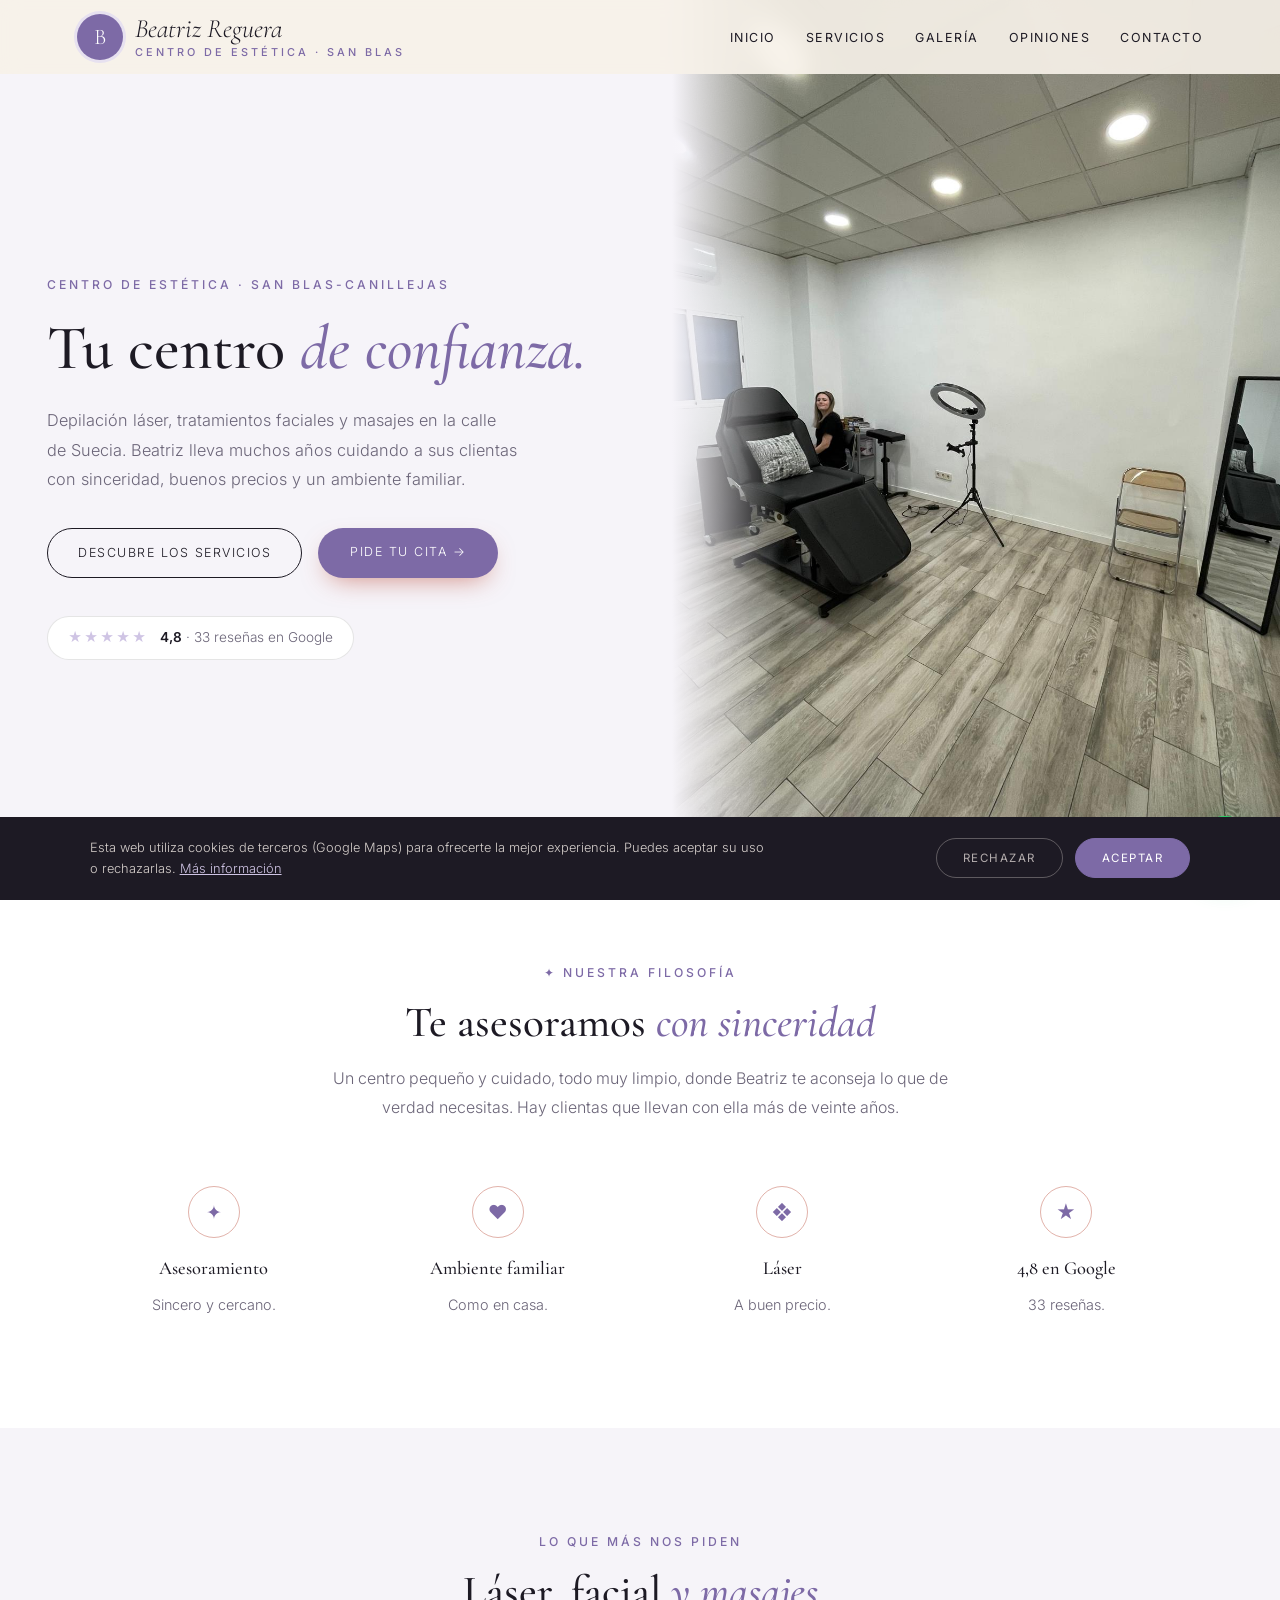
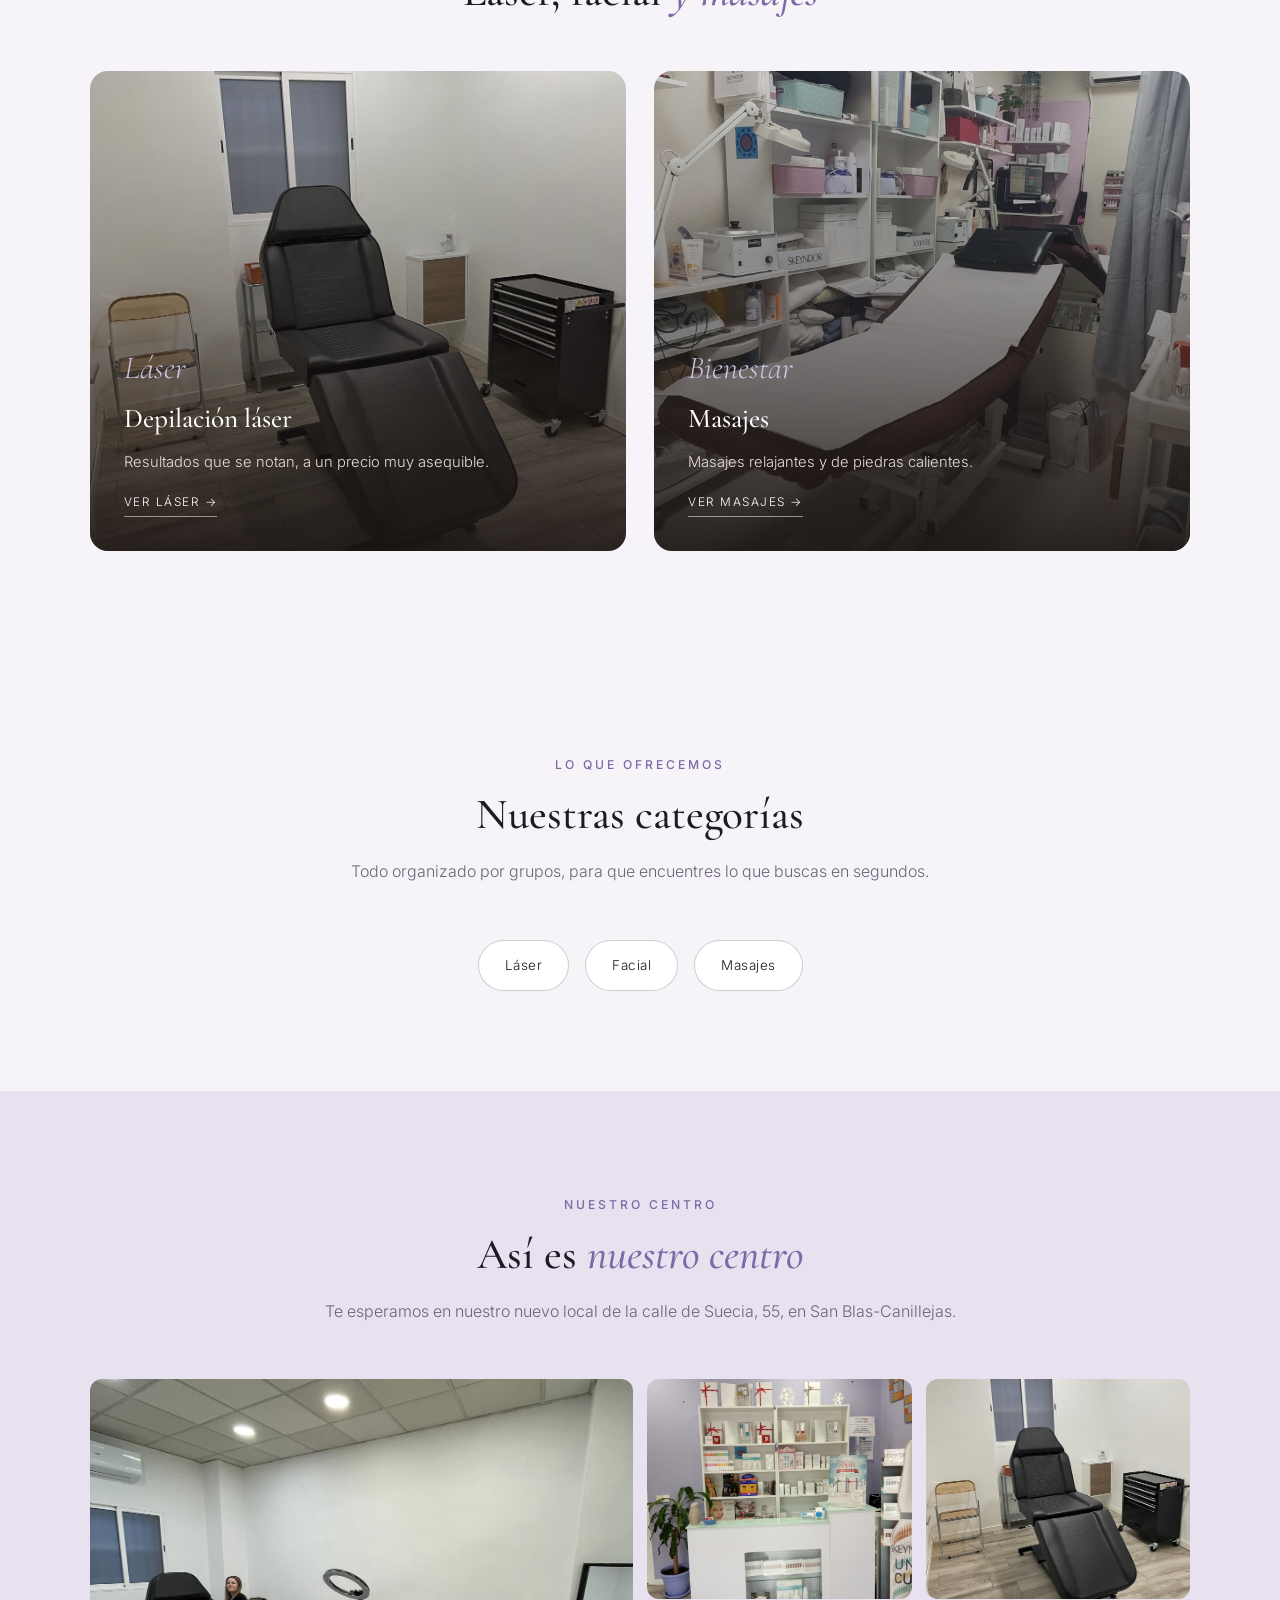
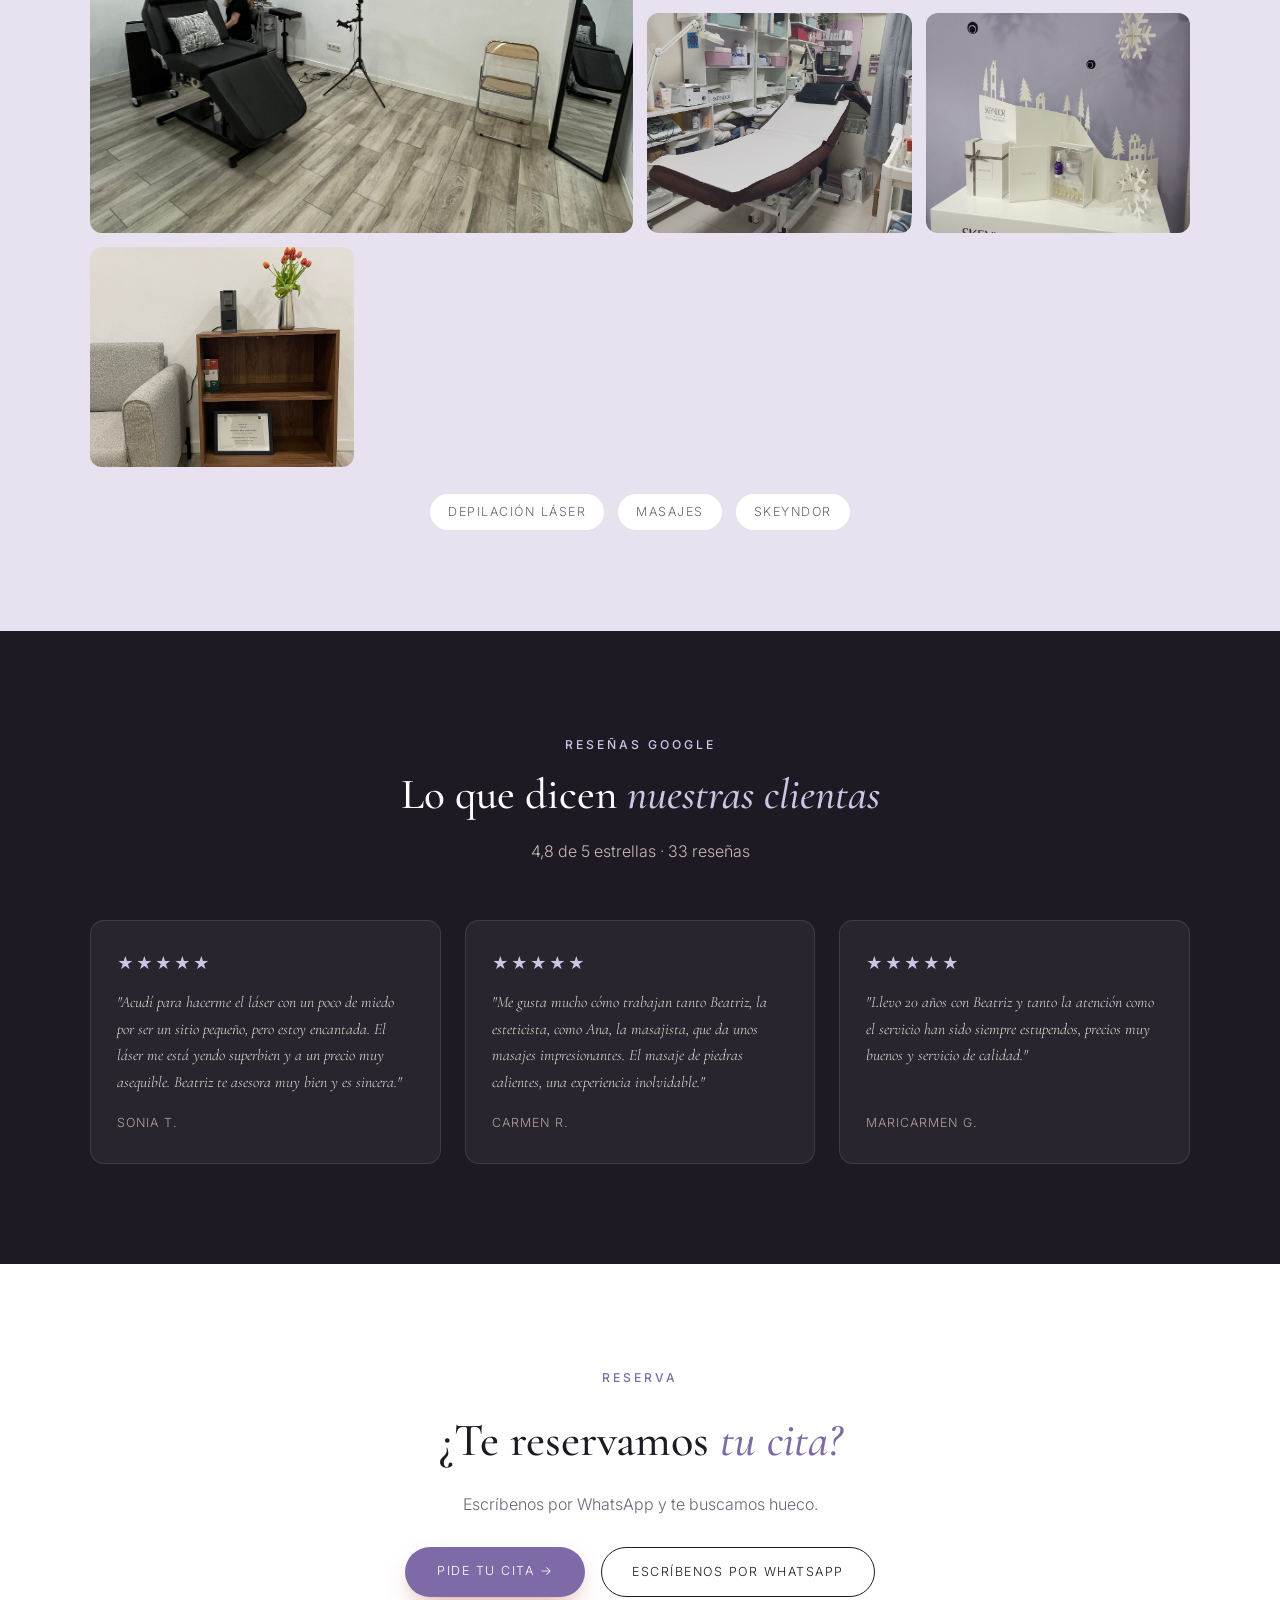
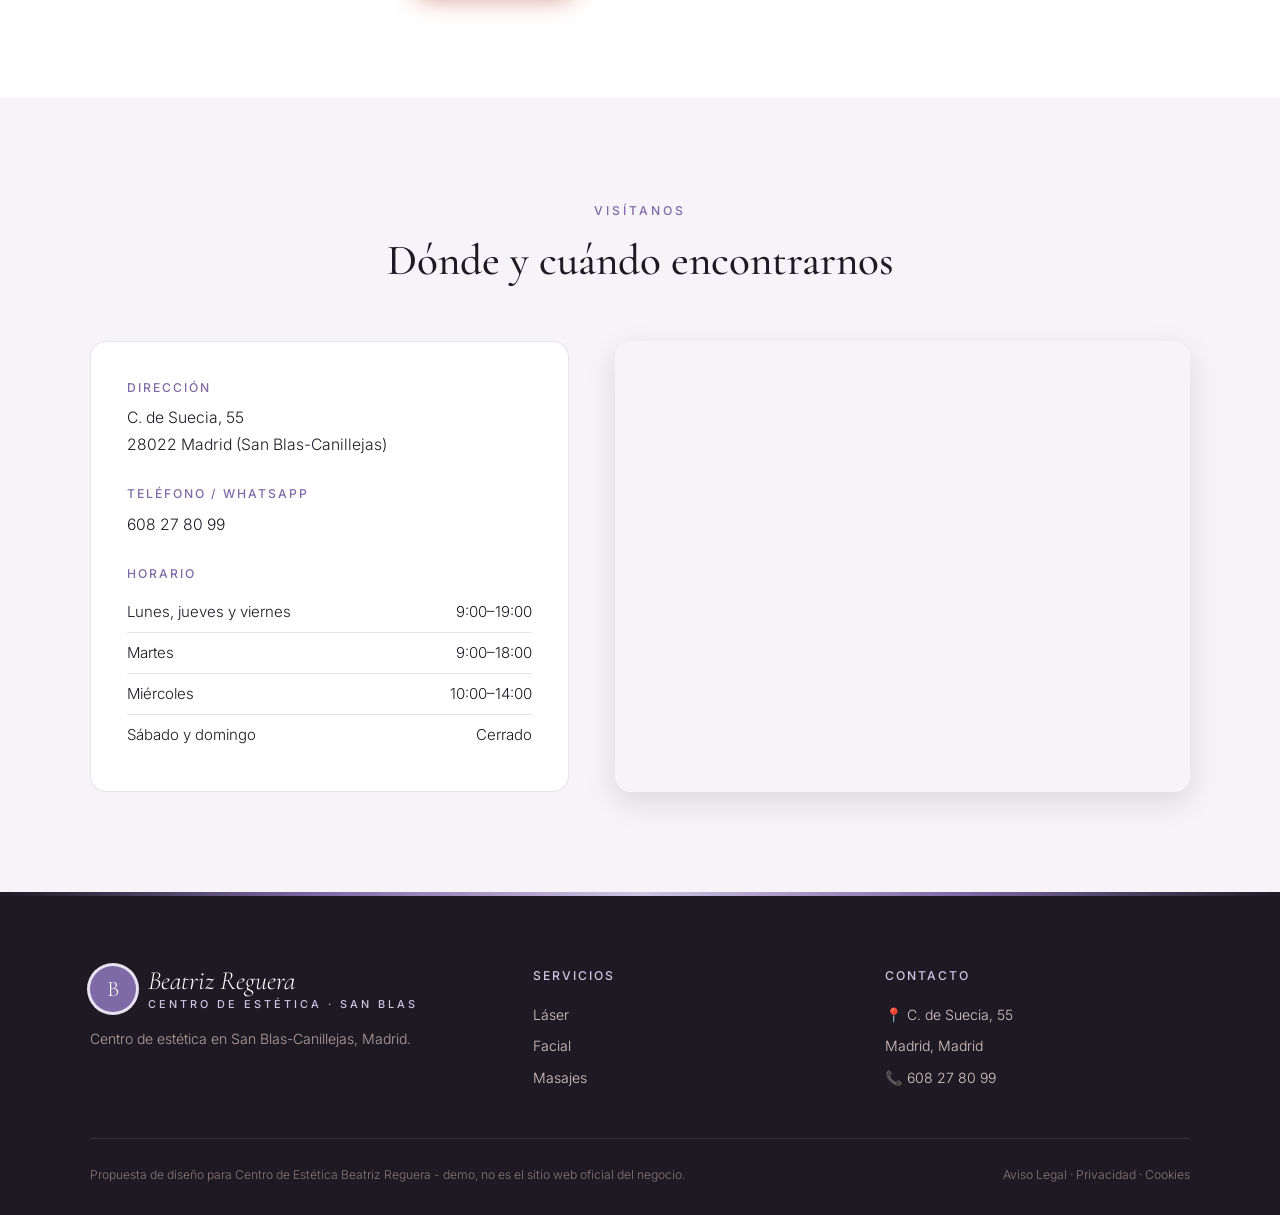
<file: index.html>
<!DOCTYPE html>
<html lang="es">
<head>
<meta charset="UTF-8">
<meta name="viewport" content="width=device-width, initial-scale=1.0">
<title>Centro de Estética Beatriz Reguera — Centro de estética, láser y masajes en San Blas-Canillejas, Madrid</title>
<meta name="description" content="Centro de Estética Beatriz Reguera, en C. de Suecia 55 (San Blas-Canillejas, Madrid). Depilación láser, tratamientos faciales, masajes y piedras calientes con un trato cercano y de confianza. 4,8★ con 33 reseñas en Google.">
<meta name="theme-color" content="#1d1a24">
<meta property="og:title" content="Centro de Estética Beatriz Reguera · Madrid">
<meta property="og:image" content="maps_06.jpg">

<link rel="preconnect" href="https://fonts.googleapis.com"><link rel="preconnect" href="https://fonts.gstatic.com" crossorigin><link href="https://fonts.googleapis.com/css2?family=Cormorant+Garamond:wght@500;600&family=Inter:wght@300;400;500;600&display=swap" rel="stylesheet">
<link rel="stylesheet" href="styles.css">
</head>
<body>

<header id="header">
  <a href="index.html" class="logo" aria-label="Centro de Estética Beatriz Reguera, inicio"><span class="logo-mark">B</span><span class="logo-text"><span class="script">Beatriz Reguera</span><small>centro de estética · San Blas</small></span></a>
  <nav id="nav" aria-label="Navegación principal"><ul><li><a href="index.html#inicio">Inicio</a></li><li><a href="servicios.html">Servicios</a></li><li><a href="index.html#galeria">Galería</a></li><li><a href="index.html#opiniones">Opiniones</a></li><li><a href="index.html#contacto">Contacto</a></li></ul></nav><button class="nav-toggle" id="navToggle" aria-label="Abrir menú">☰</button>
</header>

<section class="hero" id="inicio">
  <div class="hero-text">
    <span class="eyebrow">Centro de estética · San Blas-Canillejas</span>
    <h1>Tu centro <em>de confianza.</em></h1>
    <p>Depilación láser, tratamientos faciales y masajes en la calle de Suecia. Beatriz lleva muchos años cuidando a sus clientas con sinceridad, buenos precios y un ambiente familiar.</p>
    <div class="hero-ctas">
      <a href="servicios.html" class="btn-outline">Descubre los servicios</a>
      <a href="https://wa.me/34608278099?text=Hola%2C%20quiero%20pedir%20cita%20en%20el%20Centro%20de%20Est%C3%A9tica%20Beatriz%20Reguera" class="btn-solid" target="_blank" rel="noopener">Pide tu cita →</a>
    </div>
    <a class="hero-rating" href="https://www.google.com/maps/search/?api=1&query=Centro+de+Estetica+Beatriz+Reguera,+Calle+de+Suecia+55,+Madrid" target="_blank" rel="noopener"><span class="stars">★★★★★</span><span><strong>4,8</strong> · 33 reseñas en Google</span></a>
  </div>
  <div class="hero-img"><img src="maps_06.jpg" alt="Cabina del Centro de Estética Beatriz Reguera" style="object-position:center 50%;"></div>
</section>

<section class="trust">
  <div class="section-head">
    <span class="eyebrow">✦ Nuestra filosofía</span>
    <h2>Te asesoramos <em>con sinceridad</em></h2>
    <p>Un centro pequeño y cuidado, todo muy limpio, donde Beatriz te aconseja lo que de verdad necesitas. Hay clientas que llevan con ella más de veinte años.</p>
  </div>
  <div class="trust-grid">
    <div class="trust-card"><span class="trust-ic">✦</span><h3>Asesoramiento</h3><p>Sincero y cercano.</p></div>
    <div class="trust-card"><span class="trust-ic">♥</span><h3>Ambiente familiar</h3><p>Como en casa.</p></div>
    <div class="trust-card"><span class="trust-ic">❖</span><h3>Láser</h3><p>A buen precio.</p></div>
    <div class="trust-card"><span class="trust-ic">★</span><h3>4,8 en Google</h3><p>33 reseñas.</p></div>
  </div>
</section>

<section class="worlds">
  <div class="section-head">
    <span class="eyebrow">Lo que más nos piden</span>
    <h2>Láser, facial <em>y masajes</em></h2>
  </div>
  <div class="worlds-grid">
    <a href="servicios.html#laser" class="world-card"><img src="maps_02.jpg" alt="Depilación láser"><div class="world-text"><span class="script">Láser</span><h3>Depilación láser</h3><p>Resultados que se notan, a un precio muy asequible.</p><span class="world-link">Ver láser →</span></div></a>
    <a href="servicios.html#masajes" class="world-card"><img src="maps_04.jpg" alt="Masajes"><div class="world-text"><span class="script">Bienestar</span><h3>Masajes</h3><p>Masajes relajantes y de piedras calientes.</p><span class="world-link">Ver masajes →</span></div></a>
  </div>
</section>

<section>
  <div class="section-head">
    <span class="eyebrow">Lo que ofrecemos</span>
    <h2>Nuestras categorías</h2>
    <p>Todo organizado por grupos, para que encuentres lo que buscas en segundos.</p>
  </div>
  <div class="cat-pills">
    <a href="servicios.html#laser" class="cat-pill">Láser</a>
    <a href="servicios.html#facial" class="cat-pill">Facial</a>
    <a href="servicios.html#masajes" class="cat-pill">Masajes</a>
  </div>
</section>

<section class="gallery-wrap" id="galeria">
  <div class="section-head">
    <span class="eyebrow">Nuestro centro</span>
    <h2>Así es <em>nuestro centro</em></h2>
    <p>Te esperamos en nuestro nuevo local de la calle de Suecia, 55, en San Blas-Canillejas.</p>
  </div>
  <div class="gallery">
    <figure class="big"><img src="maps_06.jpg" alt="Cabina de tratamientos" loading="lazy"></figure>
    <figure><img src="maps_03.jpg" alt="Recepción y cosmética" loading="lazy"></figure>
    <figure><img src="maps_02.jpg" alt="Cabina de láser" loading="lazy"></figure>
    <figure><img src="maps_04.jpg" alt="Camilla de masajes" loading="lazy"></figure>
    <figure><img src="maps_05.jpg" alt="Cosmética Skeyndor" loading="lazy"></figure>
    <figure><img src="maps_07.jpg" alt="Sala de espera" loading="lazy"></figure>
  </div>
  <div class="brands"><span>Depilación láser</span><span>Masajes</span><span>Skeyndor</span></div>
</section>

<section class="reviews-wrap" id="opiniones">
  <div class="section-head">
    <span class="eyebrow">Reseñas Google</span>
    <h2>Lo que dicen <em>nuestras clientas</em></h2>
    <p>4,8 de 5 estrellas · 33 reseñas</p>
  </div>
  <div class="review-grid">
    <div class="review-card"><div class="stars">★★★★★</div><p>"Acudí para hacerme el láser con un poco de miedo por ser un sitio pequeño, pero estoy encantada. El láser me está yendo superbien y a un precio muy asequible. Beatriz te asesora muy bien y es sincera."</p><cite>Sonia T.</cite></div>
    <div class="review-card"><div class="stars">★★★★★</div><p>"Me gusta mucho cómo trabajan tanto Beatriz, la esteticista, como Ana, la masajista, que da unos masajes impresionantes. El masaje de piedras calientes, una experiencia inolvidable."</p><cite>Carmen R.</cite></div>
    <div class="review-card"><div class="stars">★★★★★</div><p>"Llevo 20 años con Beatriz y tanto la atención como el servicio han sido siempre estupendos, precios muy buenos y servicio de calidad."</p><cite>Maricarmen G.</cite></div>
  </div>
</section>

<section class="cta-section">
  <span class="eyebrow">Reserva</span>
  <h2>¿Te reservamos <em>tu cita?</em></h2>
  <p>Escríbenos por WhatsApp y te buscamos hueco.</p>
  <div class="cta-row">
    <a href="https://wa.me/34608278099?text=Hola%2C%20quiero%20pedir%20cita%20en%20el%20Centro%20de%20Est%C3%A9tica%20Beatriz%20Reguera" class="btn-solid" target="_blank" rel="noopener">Pide tu cita →</a>
    <a href="https://wa.me/34608278099?text=Hola%2C%20quiero%20pedir%20cita%20en%20el%20Centro%20de%20Est%C3%A9tica%20Beatriz%20Reguera" class="btn-outline" target="_blank" rel="noopener">Escríbenos por WhatsApp</a>
  </div>
</section>

<section class="contact-section" id="contacto">
  <div class="section-head">
    <span class="eyebrow">Visítanos</span>
    <h2>Dónde y cuándo encontrarnos</h2>
  </div>
  <div class="contact-grid">
    <div class="contact-info">
      <div class="contact-block"><h3>Dirección</h3><p>C. de Suecia, 55<br>28022 Madrid (San Blas-Canillejas)</p></div>
      <div class="contact-block"><h3>Teléfono / WhatsApp</h3><p><a href="tel:+34608278099">608 27 80 99</a></p></div>
      <div class="contact-block"><h3>Horario</h3><ul class="hours-list"><li><span>Lunes, jueves y viernes</span><span>9:00–19:00</span></li><li><span>Martes</span><span>9:00–18:00</span></li><li><span>Miércoles</span><span>10:00–14:00</span></li><li><span>Sábado y domingo</span><span>Cerrado</span></li></ul></div>
      
    </div>
    <div class="contact-map">
      <iframe title="Mapa de Centro de Estética Beatriz Reguera" src="https://www.google.com/maps?q=Centro+de+Estetica+Beatriz+Reguera,+Calle+de+Suecia+55,+Madrid&output=embed" width="100%" height="100%" style="border:0;" allowfullscreen="" loading="lazy" referrerpolicy="no-referrer-when-downgrade"></iframe>
    </div>
  </div>
</section>

<footer>
  <div class="footer-grid">
    <div class="footer-brand">
      <a href="index.html" class="logo light"><span class="logo-mark">B</span><span class="logo-text"><span class="script">Beatriz Reguera</span><small>centro de estética · San Blas</small></span></a>
      <p>Centro de estética en San Blas-Canillejas, Madrid.</p>
    </div>
    <div><h4>Servicios</h4><ul><li><a href="servicios.html#laser">Láser</a></li><li><a href="servicios.html#facial">Facial</a></li><li><a href="servicios.html#masajes">Masajes</a></li></ul></div>
    <div><h4>Contacto</h4><ul><li>📍 C. de Suecia, 55</li><li>Madrid, Madrid</li><li>📞 <a href="tel:+34608278099">608 27 80 99</a></li></ul></div>
  </div>
  <div class="footer-bottom">
    <span>Propuesta de diseño para Centro de Estética Beatriz Reguera - demo, no es el sitio web oficial del negocio.</span>
    <span><a href="aviso-legal.html">Aviso Legal</a> &middot; <a href="politica-privacidad.html">Privacidad</a> &middot; <a href="politica-cookies.html">Cookies</a></span>
  </div>
</footer>

<div id="cookie-banner" class="cookie-banner"><p>Esta web utiliza cookies de terceros (Google Maps) para ofrecerte la mejor experiencia. Puedes aceptar su uso o rechazarlas. <a href="politica-cookies.html">Más información</a></p><div class="cookie-actions"><button onclick="setCookieChoice('rejected')" class="ck-reject">Rechazar</button><button onclick="setCookieChoice('accepted')" class="ck-accept">Aceptar</button></div></div>
<div class="social-fabs"><a class="wa-fab" href="https://wa.me/34608278099?text=Hola%2C%20quiero%20pedir%20cita%20en%20el%20Centro%20de%20Est%C3%A9tica%20Beatriz%20Reguera" target="_blank" rel="noopener" aria-label="Escribir por WhatsApp"><svg width="28" height="28" viewBox="0 0 24 24" fill="white"><path d="M17.5 14.4c-.3-.1-1.8-.9-2-1s-.5-.1-.7.1-.8 1-.9 1.2-.3.2-.6.1a8.2 8.2 0 0 1-2.4-1.5 9 9 0 0 1-1.7-2.1c-.2-.3 0-.5.1-.6l.4-.5.3-.5v-.5l-.9-2.2c-.2-.6-.5-.5-.7-.5h-.6a1.1 1.1 0 0 0-.8.4 3.4 3.4 0 0 0-1 2.5 5.9 5.9 0 0 0 1.2 3.1 13.5 13.5 0 0 0 5.2 4.6c2.6 1 2.6.7 3.1.6a2.6 2.6 0 0 0 1.7-1.2 2.1 2.1 0 0 0 .2-1.2c-.1-.1-.3-.2-.6-.3ZM12 21.8a9.8 9.8 0 0 1-5-1.4l-.4-.2-3.7 1 1-3.6-.2-.4A9.8 9.8 0 1 1 12 21.8Zm8.4-18.3A11.8 11.8 0 0 0 1.8 17.7L.2 23.8l6.3-1.6a11.8 11.8 0 0 0 5.6 1.4A11.8 11.8 0 0 0 20.4 3.5Z"/></svg></a></div>
<script src="main.js"></script>
</body>
</html>
</file>
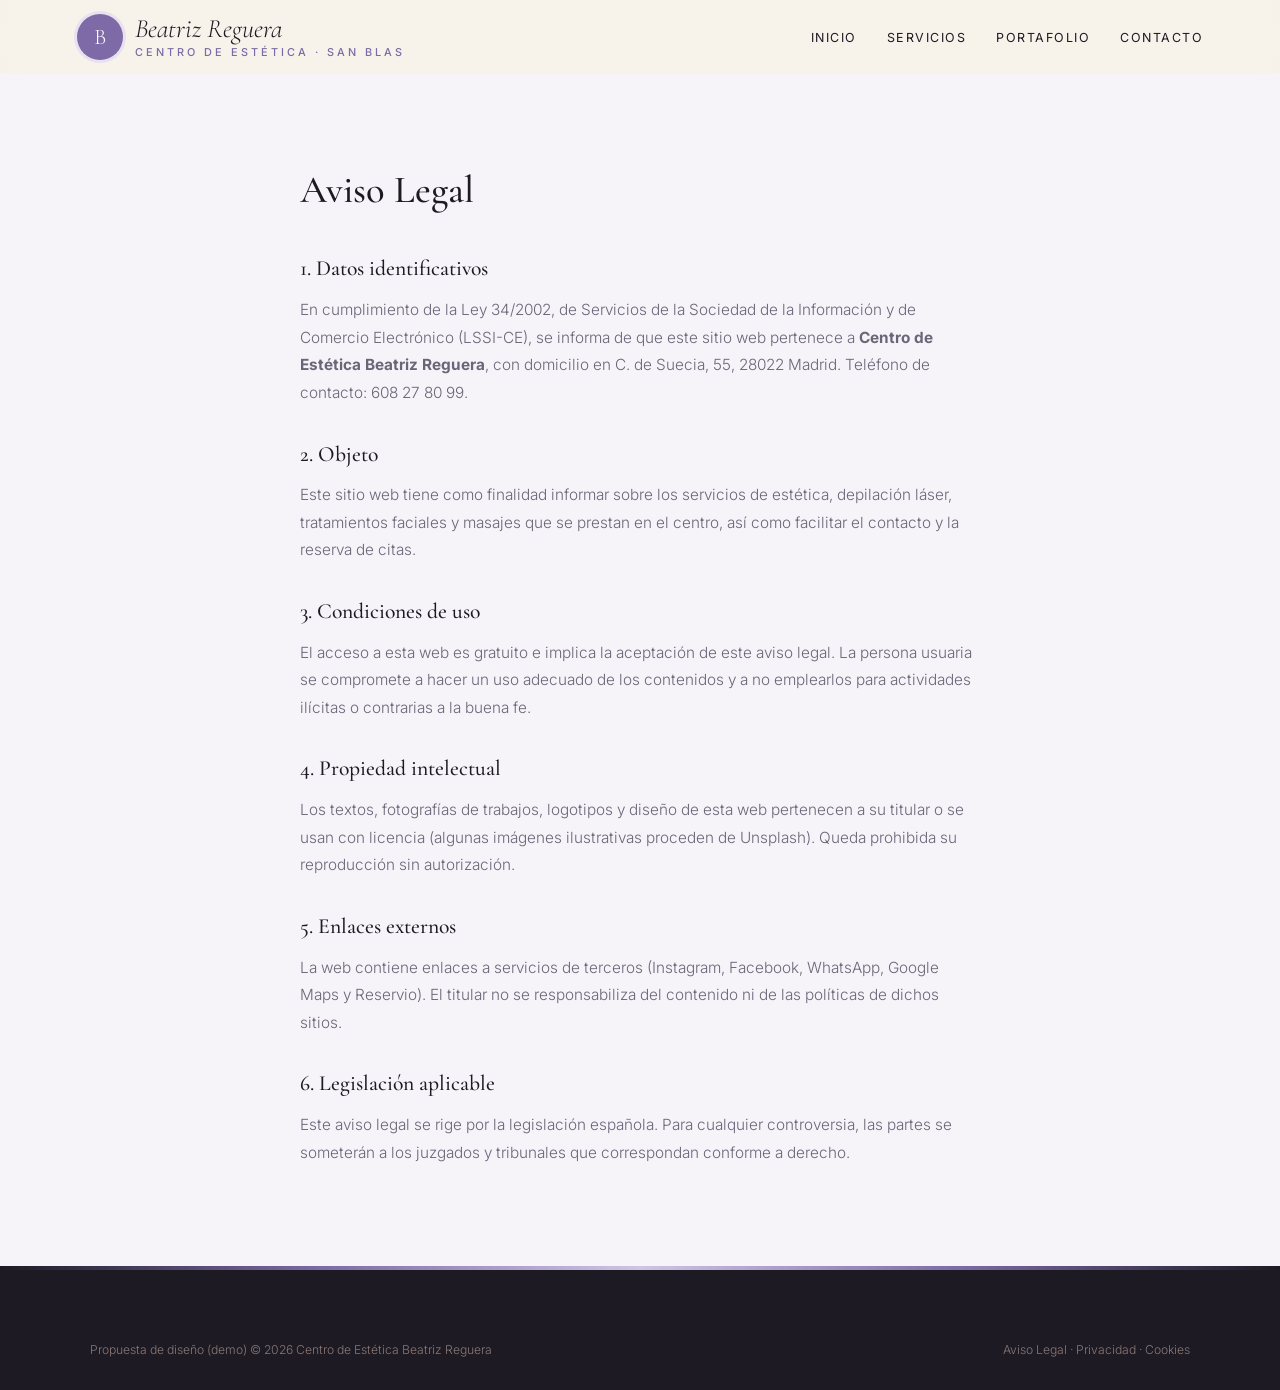
<file: aviso-legal.html>
<!DOCTYPE html>
<html lang="es">
<head>
<meta charset="UTF-8">
<meta name="viewport" content="width=device-width, initial-scale=1.0">
<title>Aviso Legal — Centro de Estética Beatriz Reguera</title>
<meta name="robots" content="noindex">

<link rel="preconnect" href="https://fonts.googleapis.com">
<link href="https://fonts.googleapis.com/css2?family=Cormorant+Garamond:wght@500;600&family=Inter:wght@300;400;500;600&display=swap" rel="stylesheet">
<link rel="stylesheet" href="styles.css">
</head>
<body>
<header id="header" class="scrolled">
  <a href="index.html" class="logo" aria-label="Centro de Estética Beatriz Reguera, inicio">
    <span class="logo-mark">B</span>
    <span class="logo-text"><span class="script">Beatriz Reguera</span><small>centro de estética · San Blas</small></span>
  </a>
  <nav id="nav" aria-label="Navegación principal">
    <ul>
      <li><a href="index.html#inicio">Inicio</a></li>
      <li><a href="servicios.html">Servicios</a></li>
      <li><a href="portafolio.html">Portafolio</a></li>
      <li><a href="index.html#contacto">Contacto</a></li>
    </ul>
  </nav>
  <button class="nav-toggle" id="navToggle" aria-label="Abrir menú">☰</button>
</header>
<main class="legal"><h1>Aviso Legal</h1>
<h2>1. Datos identificativos</h2>
<p>En cumplimiento de la Ley 34/2002, de Servicios de la Sociedad de la Información y de Comercio Electrónico (LSSI-CE), se informa de que este sitio web pertenece a <strong>Centro de Estética Beatriz Reguera</strong>, con domicilio en C. de Suecia, 55, 28022 Madrid. Teléfono de contacto: 608 27 80 99.</p>
<h2>2. Objeto</h2>
<p>Este sitio web tiene como finalidad informar sobre los servicios de estética, depilación láser, tratamientos faciales y masajes que se prestan en el centro, así como facilitar el contacto y la reserva de citas.</p>
<h2>3. Condiciones de uso</h2>
<p>El acceso a esta web es gratuito e implica la aceptación de este aviso legal. La persona usuaria se compromete a hacer un uso adecuado de los contenidos y a no emplearlos para actividades ilícitas o contrarias a la buena fe.</p>
<h2>4. Propiedad intelectual</h2>
<p>Los textos, fotografías de trabajos, logotipos y diseño de esta web pertenecen a su titular o se usan con licencia (algunas imágenes ilustrativas proceden de Unsplash). Queda prohibida su reproducción sin autorización.</p>
<h2>5. Enlaces externos</h2>
<p>La web contiene enlaces a servicios de terceros (Instagram, Facebook, WhatsApp, Google Maps y Reservio). El titular no se responsabiliza del contenido ni de las políticas de dichos sitios.</p>
<h2>6. Legislación aplicable</h2>
<p>Este aviso legal se rige por la legislación española. Para cualquier controversia, las partes se someterán a los juzgados y tribunales que correspondan conforme a derecho.</p></main>
<footer>
  <div class="footer-bottom" style="margin-top:0">
    <span>Propuesta de diseño (demo) © 2026 Centro de Estética Beatriz Reguera</span>
    <span><a href="aviso-legal.html">Aviso Legal</a> &middot; <a href="politica-privacidad.html">Privacidad</a> &middot; <a href="politica-cookies.html">Cookies</a></span>
  </div>
</footer>
<script src="main.js"></script>
</body>
</html>
</file>
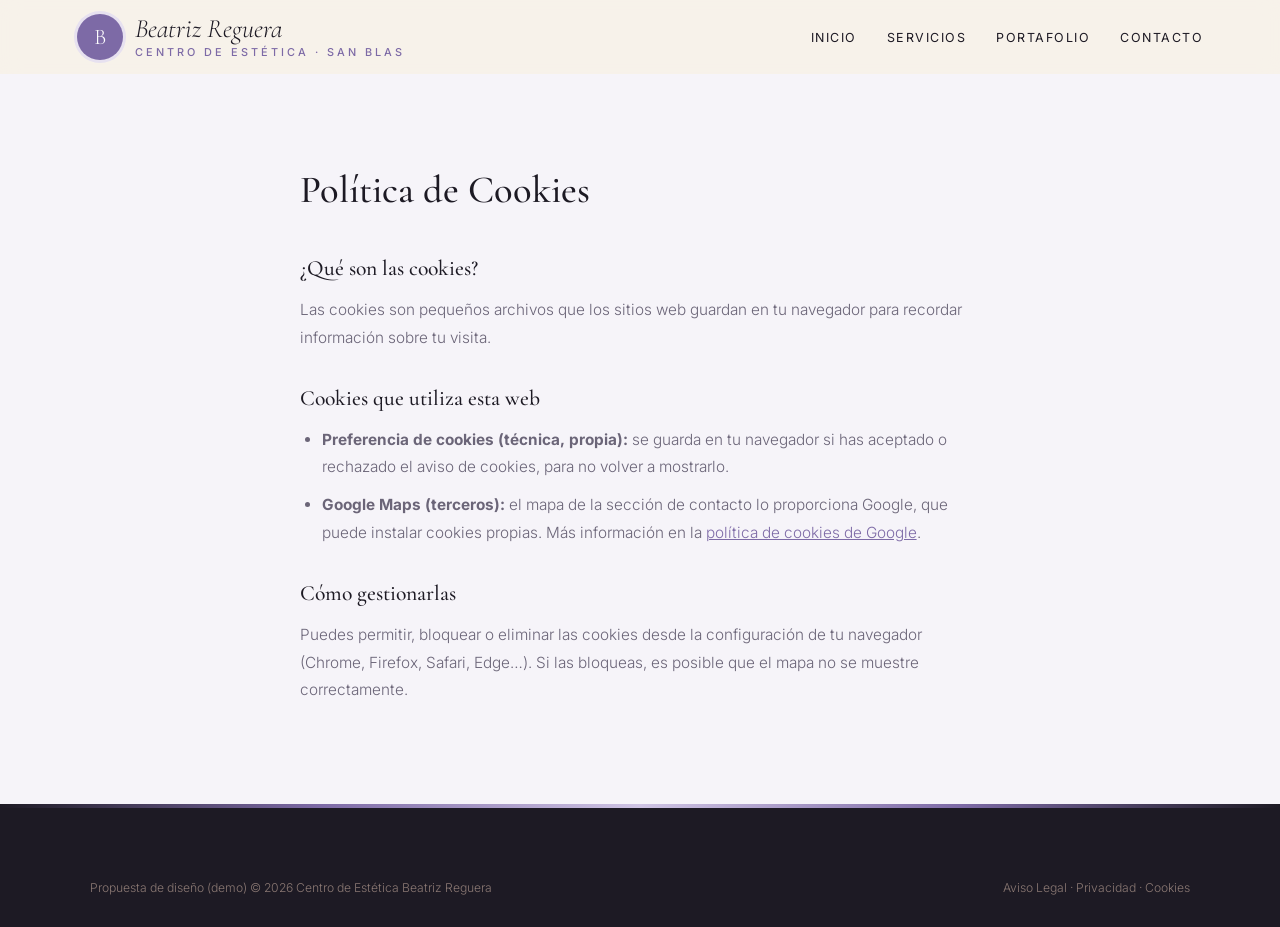
<file: politica-cookies.html>
<!DOCTYPE html>
<html lang="es">
<head>
<meta charset="UTF-8">
<meta name="viewport" content="width=device-width, initial-scale=1.0">
<title>Política de Cookies — Centro de Estética Beatriz Reguera</title>
<meta name="robots" content="noindex">

<link rel="preconnect" href="https://fonts.googleapis.com">
<link href="https://fonts.googleapis.com/css2?family=Cormorant+Garamond:wght@500;600&family=Inter:wght@300;400;500;600&display=swap" rel="stylesheet">
<link rel="stylesheet" href="styles.css">
</head>
<body>
<header id="header" class="scrolled">
  <a href="index.html" class="logo" aria-label="Centro de Estética Beatriz Reguera, inicio">
    <span class="logo-mark">B</span>
    <span class="logo-text"><span class="script">Beatriz Reguera</span><small>centro de estética · San Blas</small></span>
  </a>
  <nav id="nav" aria-label="Navegación principal">
    <ul>
      <li><a href="index.html#inicio">Inicio</a></li>
      <li><a href="servicios.html">Servicios</a></li>
      <li><a href="portafolio.html">Portafolio</a></li>
      <li><a href="index.html#contacto">Contacto</a></li>
    </ul>
  </nav>
  <button class="nav-toggle" id="navToggle" aria-label="Abrir menú">☰</button>
</header>
<main class="legal"><h1>Política de Cookies</h1>
<h2>¿Qué son las cookies?</h2>
<p>Las cookies son pequeños archivos que los sitios web guardan en tu navegador para recordar información sobre tu visita.</p>
<h2>Cookies que utiliza esta web</h2>
<ul>
<li><strong>Preferencia de cookies (técnica, propia):</strong> se guarda en tu navegador si has aceptado o rechazado el aviso de cookies, para no volver a mostrarlo.</li>
<li><strong>Google Maps (terceros):</strong> el mapa de la sección de contacto lo proporciona Google, que puede instalar cookies propias. Más información en la <a href="https://policies.google.com/technologies/cookies" target="_blank" rel="noopener">política de cookies de Google</a>.</li>
</ul>
<h2>Cómo gestionarlas</h2>
<p>Puedes permitir, bloquear o eliminar las cookies desde la configuración de tu navegador (Chrome, Firefox, Safari, Edge…). Si las bloqueas, es posible que el mapa no se muestre correctamente.</p></main>
<footer>
  <div class="footer-bottom" style="margin-top:0">
    <span>Propuesta de diseño (demo) © 2026 Centro de Estética Beatriz Reguera</span>
    <span><a href="aviso-legal.html">Aviso Legal</a> &middot; <a href="politica-privacidad.html">Privacidad</a> &middot; <a href="politica-cookies.html">Cookies</a></span>
  </div>
</footer>
<script src="main.js"></script>
</body>
</html>
</file>
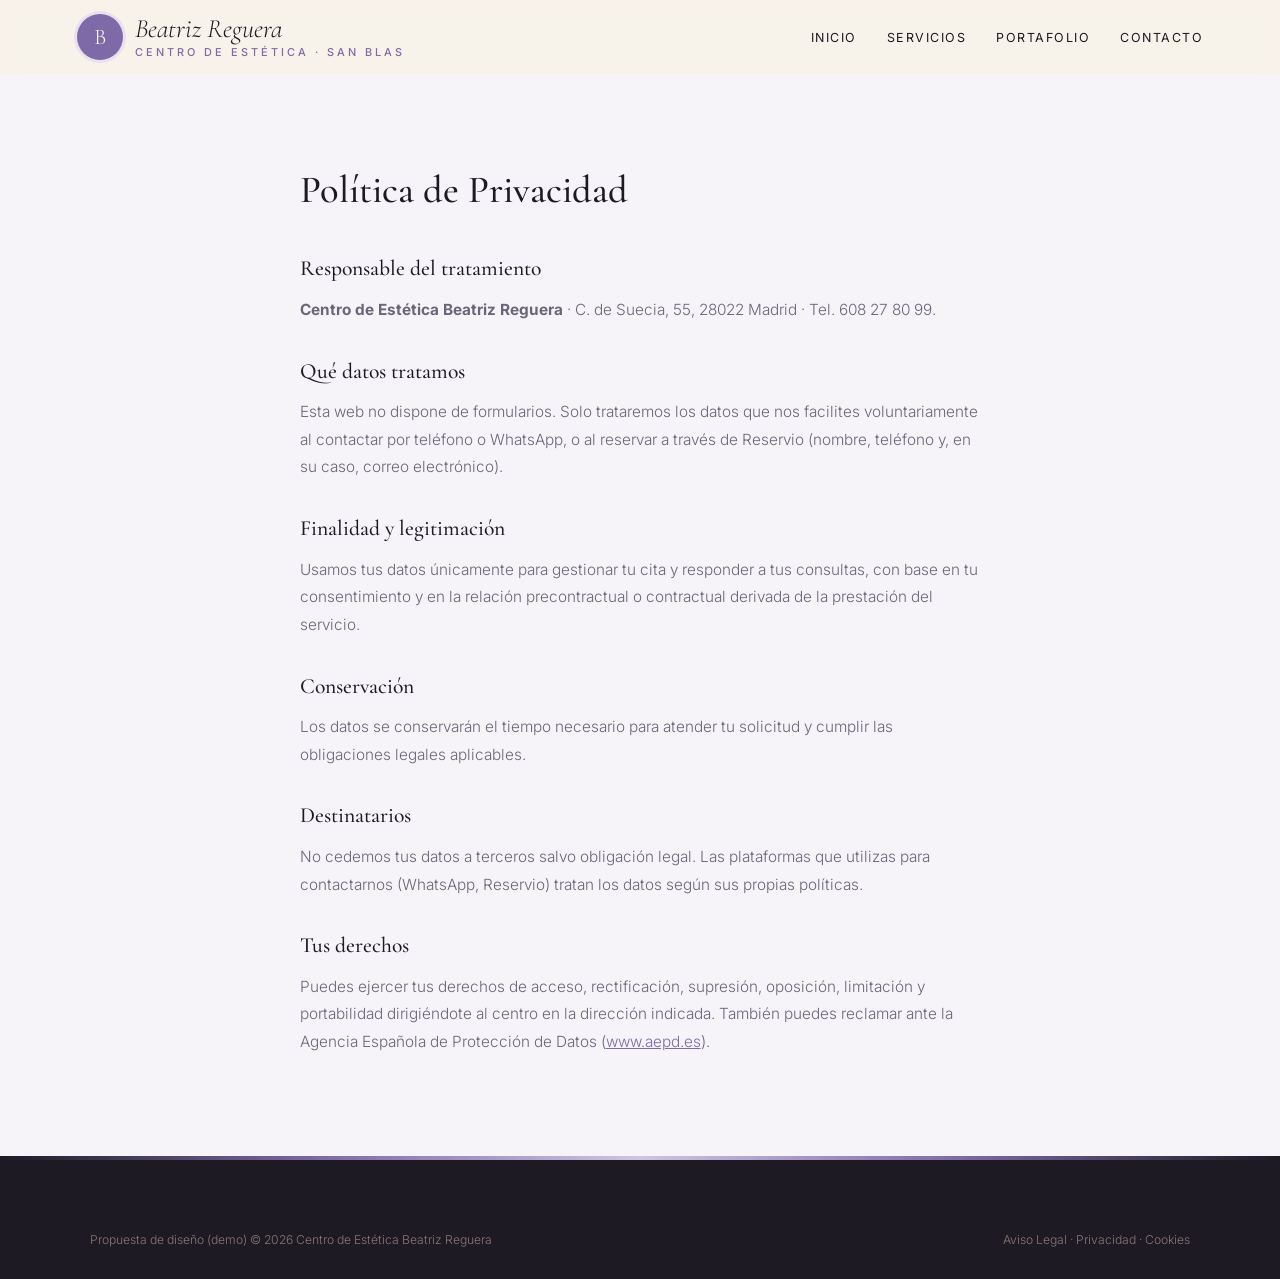
<file: politica-privacidad.html>
<!DOCTYPE html>
<html lang="es">
<head>
<meta charset="UTF-8">
<meta name="viewport" content="width=device-width, initial-scale=1.0">
<title>Política de Privacidad — Centro de Estética Beatriz Reguera</title>
<meta name="robots" content="noindex">

<link rel="preconnect" href="https://fonts.googleapis.com">
<link href="https://fonts.googleapis.com/css2?family=Cormorant+Garamond:wght@500;600&family=Inter:wght@300;400;500;600&display=swap" rel="stylesheet">
<link rel="stylesheet" href="styles.css">
</head>
<body>
<header id="header" class="scrolled">
  <a href="index.html" class="logo" aria-label="Centro de Estética Beatriz Reguera, inicio">
    <span class="logo-mark">B</span>
    <span class="logo-text"><span class="script">Beatriz Reguera</span><small>centro de estética · San Blas</small></span>
  </a>
  <nav id="nav" aria-label="Navegación principal">
    <ul>
      <li><a href="index.html#inicio">Inicio</a></li>
      <li><a href="servicios.html">Servicios</a></li>
      <li><a href="portafolio.html">Portafolio</a></li>
      <li><a href="index.html#contacto">Contacto</a></li>
    </ul>
  </nav>
  <button class="nav-toggle" id="navToggle" aria-label="Abrir menú">☰</button>
</header>
<main class="legal"><h1>Política de Privacidad</h1>
<h2>Responsable del tratamiento</h2>
<p><strong>Centro de Estética Beatriz Reguera</strong> · C. de Suecia, 55, 28022 Madrid · Tel. 608 27 80 99.</p>
<h2>Qué datos tratamos</h2>
<p>Esta web no dispone de formularios. Solo trataremos los datos que nos facilites voluntariamente al contactar por teléfono o WhatsApp, o al reservar a través de Reservio (nombre, teléfono y, en su caso, correo electrónico).</p>
<h2>Finalidad y legitimación</h2>
<p>Usamos tus datos únicamente para gestionar tu cita y responder a tus consultas, con base en tu consentimiento y en la relación precontractual o contractual derivada de la prestación del servicio.</p>
<h2>Conservación</h2>
<p>Los datos se conservarán el tiempo necesario para atender tu solicitud y cumplir las obligaciones legales aplicables.</p>
<h2>Destinatarios</h2>
<p>No cedemos tus datos a terceros salvo obligación legal. Las plataformas que utilizas para contactarnos (WhatsApp, Reservio) tratan los datos según sus propias políticas.</p>
<h2>Tus derechos</h2>
<p>Puedes ejercer tus derechos de acceso, rectificación, supresión, oposición, limitación y portabilidad dirigiéndote al centro en la dirección indicada. También puedes reclamar ante la Agencia Española de Protección de Datos (<a href="https://www.aepd.es" target="_blank" rel="noopener">www.aepd.es</a>).</p></main>
<footer>
  <div class="footer-bottom" style="margin-top:0">
    <span>Propuesta de diseño (demo) © 2026 Centro de Estética Beatriz Reguera</span>
    <span><a href="aviso-legal.html">Aviso Legal</a> &middot; <a href="politica-privacidad.html">Privacidad</a> &middot; <a href="politica-cookies.html">Cookies</a></span>
  </div>
</footer>
<script src="main.js"></script>
</body>
</html>
</file>
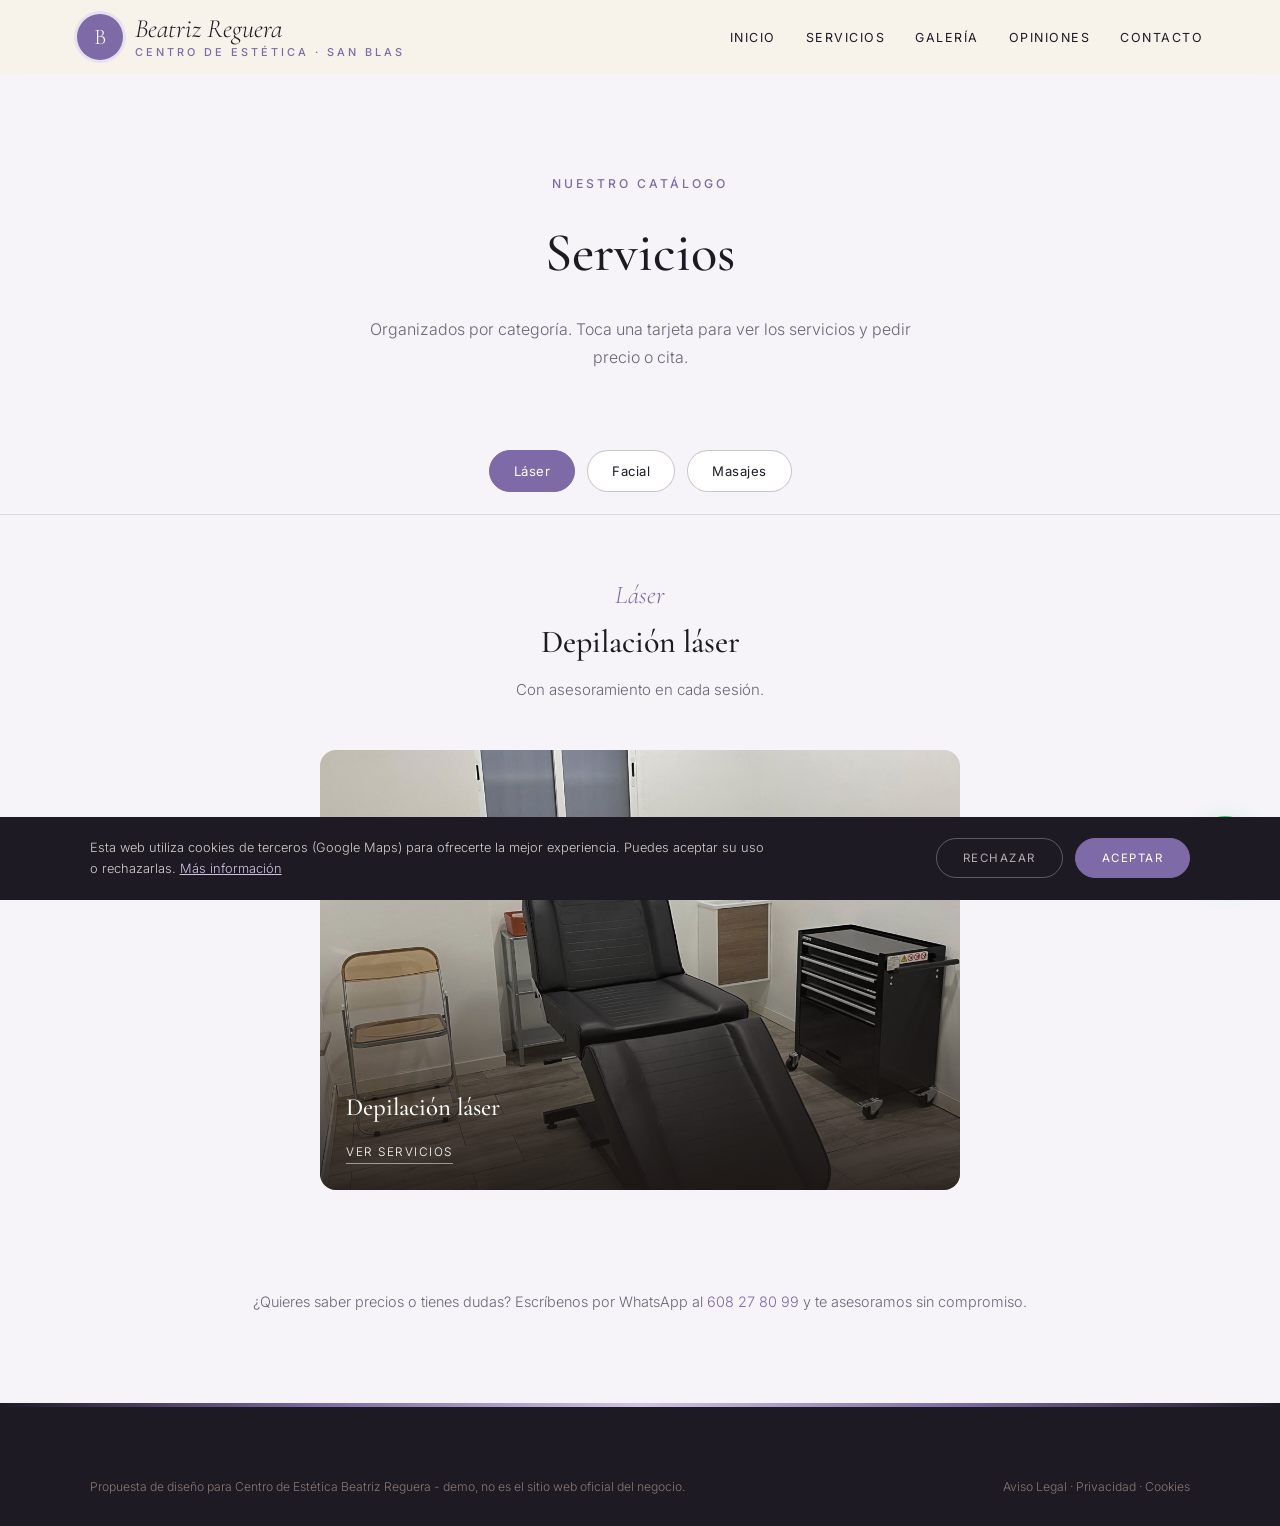
<file: servicios.html>
<!DOCTYPE html>
<html lang="es">
<head>
<meta charset="UTF-8">
<meta name="viewport" content="width=device-width, initial-scale=1.0">
<title>Servicios — Centro de Estética Beatriz Reguera · Madrid</title>
<meta name="description" content="Servicios de Centro de Estética Beatriz Reguera en Madrid.">

<link rel="preconnect" href="https://fonts.googleapis.com"><link rel="preconnect" href="https://fonts.gstatic.com" crossorigin><link href="https://fonts.googleapis.com/css2?family=Cormorant+Garamond:wght@500;600&family=Inter:wght@300;400;500;600&display=swap" rel="stylesheet">
<link rel="stylesheet" href="styles.css">
</head>
<body>

<header id="header" class="scrolled">
  <a href="index.html" class="logo" aria-label="Centro de Estética Beatriz Reguera, inicio"><span class="logo-mark">B</span><span class="logo-text"><span class="script">Beatriz Reguera</span><small>centro de estética · San Blas</small></span></a>
  <nav id="nav" aria-label="Navegación principal"><ul><li><a href="index.html#inicio">Inicio</a></li><li><a href="servicios.html">Servicios</a></li><li><a href="index.html#galeria">Galería</a></li><li><a href="index.html#opiniones">Opiniones</a></li><li><a href="index.html#contacto">Contacto</a></li></ul></nav><button class="nav-toggle" id="navToggle" aria-label="Abrir menú">☰</button>
</header>

<div class="page-hero">
  <span class="eyebrow">Nuestro catálogo</span>
  <h1>Servicios</h1>
  <p>Organizados por categoría. Toca una tarjeta para ver los servicios y pedir precio o cita.</p>
</div>

<div class="tabs">
  <button class="tab-btn active" data-tab="laser">Láser</button>
  <button class="tab-btn" data-tab="facial">Facial</button>
  <button class="tab-btn" data-tab="masajes">Masajes</button>
  
</div>

<div class="tab-panel active" id="laser">
  <div class="tab-intro"><span class="script">Láser</span><h2>Depilación láser</h2><p>Con asesoramiento en cada sesión.</p></div>
  <div class="cat-grid single">
    <div class="cat-card" onclick="openModal('laser')"><img src="maps_02.jpg" alt="Depilación láser" loading="lazy"><div class="cat-card-text"><h3>Depilación láser</h3><span>Ver servicios</span></div></div>
  </div>
</div>

<div class="tab-panel" id="facial">
  <div class="tab-intro"><span class="script">Rostro</span><h2>Tratamientos faciales</h2><p>Tu piel, bien cuidada.</p></div>
  <div class="cat-grid single">
    <div class="cat-card" onclick="openModal('facial')"><img src="maps_05.jpg" alt="Tratamientos faciales" loading="lazy"><div class="cat-card-text"><h3>Tratamientos faciales</h3><span>Ver servicios</span></div></div>
  </div>
</div>

<div class="tab-panel" id="masajes">
  <div class="tab-intro"><span class="script">Bienestar</span><h2>Masajes</h2><p>Con Ana, nuestra masajista.</p></div>
  <div class="cat-grid single">
    <div class="cat-card" onclick="openModal('masajes')"><img src="maps_04.jpg" alt="Masajes" loading="lazy"><div class="cat-card-text"><h3>Masajes</h3><span>Ver servicios</span></div></div>
  </div>
</div>


<p class="services-note">¿Quieres saber precios o tienes dudas? Escríbenos por WhatsApp al <a href="https://wa.me/34608278099" target="_blank" rel="noopener" style="color:var(--red)">608 27 80 99</a> y te asesoramos sin compromiso.</p>

<div class="modal-overlay" id="modal-laser"><div class="modal">
  <button class="modal-close" onclick="closeModal('laser')" aria-label="Cerrar">×</button>
  <h3>Depilación láser</h3><p class="modal-sub">Láser</p>
  <div class="svc-row"><div><div class="svc-name">Depilación láser</div><span class="svc-desc"></span></div><div class="svc-price">Consultar</div></div>
  <div class="svc-row"><div><div class="svc-name">Asesoramiento personalizado</div><span class="svc-desc"></span></div><div class="svc-price">Consultar</div></div>
  <a class="modal-cta alt" href="https://wa.me/34608278099?text=Hola%2C%20quiero%20informaci%C3%B3n%20sobre%20depilaci%C3%B3n%20l%C3%A1ser" target="_blank" rel="noopener">Pedir cita por WhatsApp</a>
</div></div>

<div class="modal-overlay" id="modal-facial"><div class="modal">
  <button class="modal-close" onclick="closeModal('facial')" aria-label="Cerrar">×</button>
  <h3>Tratamientos faciales</h3><p class="modal-sub">Rostro</p>
  <div class="svc-row"><div><div class="svc-name">Tratamientos faciales</div><span class="svc-desc"></span></div><div class="svc-price">Consultar</div></div>
  <div class="svc-row"><div><div class="svc-name">Cosmética Skeyndor</div><span class="svc-desc"></span></div><div class="svc-price">Consultar</div></div>
  <a class="modal-cta alt" href="https://wa.me/34608278099?text=Hola%2C%20quiero%20informaci%C3%B3n%20sobre%20tratamientos%20faciales" target="_blank" rel="noopener">Pedir cita por WhatsApp</a>
</div></div>

<div class="modal-overlay" id="modal-masajes"><div class="modal">
  <button class="modal-close" onclick="closeModal('masajes')" aria-label="Cerrar">×</button>
  <h3>Masajes</h3><p class="modal-sub">Bienestar</p>
  <div class="svc-row"><div><div class="svc-name">Masaje relajante</div><span class="svc-desc"></span></div><div class="svc-price">Consultar</div></div>
  <div class="svc-row"><div><div class="svc-name">Masaje con piedras calientes</div><span class="svc-desc"></span></div><div class="svc-price">Consultar</div></div>
  <a class="modal-cta alt" href="https://wa.me/34608278099?text=Hola%2C%20quiero%20informaci%C3%B3n%20sobre%20masajes" target="_blank" rel="noopener">Pedir cita por WhatsApp</a>
</div></div>


<footer>
  <div class="footer-bottom" style="margin-top:0">
    <span>Propuesta de diseño para Centro de Estética Beatriz Reguera - demo, no es el sitio web oficial del negocio.</span>
    <span><a href="aviso-legal.html">Aviso Legal</a> &middot; <a href="politica-privacidad.html">Privacidad</a> &middot; <a href="politica-cookies.html">Cookies</a></span>
  </div>
</footer>

<div id="cookie-banner" class="cookie-banner"><p>Esta web utiliza cookies de terceros (Google Maps) para ofrecerte la mejor experiencia. Puedes aceptar su uso o rechazarlas. <a href="politica-cookies.html">Más información</a></p><div class="cookie-actions"><button onclick="setCookieChoice('rejected')" class="ck-reject">Rechazar</button><button onclick="setCookieChoice('accepted')" class="ck-accept">Aceptar</button></div></div>
<div class="social-fabs"><a class="wa-fab" href="https://wa.me/34608278099?text=Hola%2C%20quiero%20pedir%20cita%20en%20el%20Centro%20de%20Est%C3%A9tica%20Beatriz%20Reguera" target="_blank" rel="noopener" aria-label="Escribir por WhatsApp"><svg width="28" height="28" viewBox="0 0 24 24" fill="white"><path d="M17.5 14.4c-.3-.1-1.8-.9-2-1s-.5-.1-.7.1-.8 1-.9 1.2-.3.2-.6.1a8.2 8.2 0 0 1-2.4-1.5 9 9 0 0 1-1.7-2.1c-.2-.3 0-.5.1-.6l.4-.5.3-.5v-.5l-.9-2.2c-.2-.6-.5-.5-.7-.5h-.6a1.1 1.1 0 0 0-.8.4 3.4 3.4 0 0 0-1 2.5 5.9 5.9 0 0 0 1.2 3.1 13.5 13.5 0 0 0 5.2 4.6c2.6 1 2.6.7 3.1.6a2.6 2.6 0 0 0 1.7-1.2 2.1 2.1 0 0 0 .2-1.2c-.1-.1-.3-.2-.6-.3ZM12 21.8a9.8 9.8 0 0 1-5-1.4l-.4-.2-3.7 1 1-3.6-.2-.4A9.8 9.8 0 1 1 12 21.8Zm8.4-18.3A11.8 11.8 0 0 0 1.8 17.7L.2 23.8l6.3-1.6a11.8 11.8 0 0 0 5.6 1.4A11.8 11.8 0 0 0 20.4 3.5Z"/></svg></a></div>
<script src="main.js"></script>
</body>
</html>
</file>
<file: styles.css>
:root{
  --cream:#f6f4f9; --paper:#ffffff; --tint:#e7e1f0; --ink:#1d1a24; --dark:#1d1a24; --muted:#6b6578;
  --red:#7d6aa6; --red-dark:#5f4f85; --teal:#7d6aa6; --gold:#cfc4e4; --line:rgba(0,0,0,.1);
  --brand-gradient:linear-gradient(90deg,#1d1a24,#7d6aa6,#cfc4e4,#7d6aa6,#1d1a24);
}
*{margin:0;padding:0;box-sizing:border-box;}
html{scroll-behavior:smooth;}
body{font-family:'Inter',sans-serif;background:var(--cream);color:var(--ink);overflow-x:hidden;font-weight:300;line-height:1.6;}
a{text-decoration:none;color:inherit;}
h1,h2,h3{font-family:'Cormorant Garamond',serif;font-weight:500;}
h1 em,h2 em{font-style:italic;color:var(--red);}
img{max-width:100%;display:block;}
.script{font-family:'Cormorant Garamond',serif;font-style:italic;}

/* HEADER */
header{position:fixed;top:0;left:0;right:0;z-index:100;display:flex;justify-content:space-between;align-items:center;padding:14px 6%;background:rgba(247,241,233,.92);backdrop-filter:blur(10px);-webkit-backdrop-filter:blur(10px);transition:box-shadow .3s,padding .3s;}
header.scrolled{box-shadow:0 2px 24px rgba(28,22,20,.1);padding:8px 6%;}
.logo{display:flex;align-items:center;gap:12px;color:var(--dark);}
.logo-badge{width:58px;height:58px;border-radius:50%;object-fit:cover;box-shadow:0 0 0 2px var(--gold),0 6px 16px rgba(28,22,20,.15);transition:width .3s,height .3s;}
header.scrolled .logo-badge{width:46px;height:46px;}
.logo-text{display:flex;flex-direction:column;line-height:1;}
.logo-text .script{font-size:1.65rem;color:var(--dark);}
.logo-text small{font-size:.68rem;letter-spacing:3px;text-transform:uppercase;color:var(--red);margin-top:4px;font-weight:500;}
.logo.light .logo-text .script{color:#fff;}
.logo.light .logo-text small{color:var(--gold);}
nav ul{list-style:none;display:flex;gap:30px;}
nav a{font-size:.78rem;letter-spacing:1.5px;text-transform:uppercase;font-weight:400;position:relative;padding:4px 0;}
nav a::after{content:"";position:absolute;left:0;bottom:-2px;height:1px;width:100%;background:var(--red);transform:scaleX(0);transform-origin:right;transition:transform .3s;}
nav a:hover::after{transform:scaleX(1);transform-origin:left;}
.nav-toggle{display:none;font-size:1.6rem;background:none;border:none;color:var(--dark);cursor:pointer;}

/* BOTONES */
.btn-outline{display:inline-block;border:1px solid var(--dark);color:var(--dark);padding:14px 30px;font-size:.78rem;letter-spacing:1.5px;text-transform:uppercase;border-radius:40px;transition:all .25s;}
.btn-outline:hover{background:var(--dark);color:var(--cream);}
.btn-outline.light{border-color:rgba(255,255,255,.5);color:#fff;}
.btn-outline.light:hover{background:#fff;color:var(--dark);}
.btn-solid{display:inline-block;background:var(--red);color:#fff;padding:14px 32px;font-size:.78rem;letter-spacing:1.5px;text-transform:uppercase;border-radius:40px;transition:transform .25s,box-shadow .25s,background .25s;box-shadow:0 10px 26px -10px rgba(181,64,44,.6);}
.btn-solid:hover{transform:translateY(-2px);background:var(--red-dark);}

/* HERO */
.hero{min-height:95vh;display:grid;grid-template-columns:1.05fr .95fr;align-items:stretch;padding:0;}
.hero-text{display:flex;flex-direction:column;justify-content:center;padding:150px 7% 70px;}
.eyebrow{display:inline-block;color:var(--teal);text-transform:uppercase;letter-spacing:3px;font-size:.76rem;font-weight:500;}
.hero-text .eyebrow{margin-bottom:20px;}
.hero-text h1{font-size:clamp(2.4rem,5vw,3.9rem);line-height:1.12;margin-bottom:22px;color:var(--dark);}
.hero-text p{font-size:1.02rem;color:var(--muted);max-width:470px;line-height:1.8;margin-bottom:34px;}
.hero-ctas{display:flex;gap:16px;flex-wrap:wrap;}
.hero-rating{display:inline-flex;align-items:center;gap:12px;margin-top:38px;padding:10px 20px;border:1px solid var(--line);border-radius:40px;background:var(--paper);font-size:.85rem;color:var(--muted);align-self:flex-start;}
.hero-rating strong{color:var(--dark);font-weight:600;}
.stars{color:var(--gold);letter-spacing:2px;}
.hero-img{position:relative;overflow:hidden;}
.hero-img img{width:100%;height:100%;object-fit:cover;position:absolute;inset:0;}
.hero-img::after{content:"";position:absolute;inset:0;background:linear-gradient(90deg,var(--cream) 0%,rgba(247,241,233,0) 18%);}

/* SECCIONES */
section{padding:100px 7%;}
.section-head{text-align:center;max-width:640px;margin:0 auto 54px;}
.section-head h2{font-size:clamp(1.9rem,4vw,2.7rem);margin-top:12px;color:var(--dark);line-height:1.2;}
.section-head p{margin-top:16px;color:var(--muted);line-height:1.8;}

.trust{background:var(--paper);border-top:4px solid transparent;border-image:var(--brand-gradient) 1;}
.trust-grid{display:grid;grid-template-columns:repeat(auto-fit,minmax(230px,1fr));gap:36px;max-width:1150px;margin:0 auto;}
.trust-card{text-align:center;padding:10px;}
.trust-ic{display:inline-grid;place-items:center;width:52px;height:52px;border-radius:50%;border:1px solid rgba(181,64,44,.4);color:var(--red);font-size:1.2rem;margin-bottom:16px;}
.trust-card h3{font-size:1.15rem;color:var(--dark);margin-bottom:10px;}
.trust-card p{font-size:.9rem;color:var(--muted);line-height:1.7;}

/* DOS MUNDOS */
.worlds{background:var(--cream);}
.worlds-grid{display:grid;grid-template-columns:1fr 1fr;gap:28px;max-width:1150px;margin:0 auto;}
.world-card{position:relative;border-radius:18px;overflow:hidden;min-height:480px;display:flex;align-items:flex-end;color:#fff;}
.world-card img{position:absolute;inset:0;width:100%;height:100%;object-fit:cover;transition:transform .6s;}
.world-card:hover img{transform:scale(1.05);}
.world-card::after{content:"";position:absolute;inset:0;background:linear-gradient(to top,rgba(28,22,20,.92) 0%,rgba(28,22,20,.35) 55%,rgba(28,22,20,.05) 100%);}
.world-text{position:relative;z-index:2;padding:34px;}
.world-text .script{font-size:2rem;color:var(--gold);}
.world-text h3{font-size:1.7rem;margin:4px 0 10px;}
.world-text p{font-size:.92rem;color:#eadfd6;line-height:1.7;max-width:440px;}
.world-link{display:inline-block;margin-top:18px;font-size:.74rem;letter-spacing:1.5px;text-transform:uppercase;border-bottom:1px solid rgba(255,255,255,.5);padding-bottom:4px;}

/* PILLS */
.cat-pills{display:flex;flex-wrap:wrap;gap:16px;justify-content:center;max-width:1000px;margin:0 auto;}
.cat-pill{border:1px solid rgba(43,33,29,.22);padding:14px 26px;border-radius:30px;font-size:.84rem;letter-spacing:.5px;transition:all .2s;background:var(--paper);}
.cat-pill:hover{background:var(--red);color:#fff;border-color:var(--red);}

/* GALERIA */
.gallery-wrap{background:var(--tint);}
.gallery{max-width:1200px;margin:0 auto;display:grid;grid-template-columns:repeat(4,1fr);grid-auto-rows:220px;gap:14px;}
.gallery figure{overflow:hidden;border-radius:12px;margin:0;}
.gallery img{width:100%;height:100%;object-fit:cover;transition:transform .5s;}
.gallery figure:hover img{transform:scale(1.05);}
.gallery .big{grid-column:span 2;grid-row:span 2;}

/* RESEÑAS */
.reviews-wrap{background:var(--dark);color:#fff;position:relative;}
.reviews-wrap .section-head h2{color:#fff;}
.reviews-wrap .section-head h2 em{color:var(--gold);}
.reviews-wrap .section-head p{color:#c9b9b2;}
.reviews-wrap .eyebrow{color:var(--gold);}
.review-grid{display:grid;grid-template-columns:repeat(auto-fit,minmax(300px,1fr));gap:24px;max-width:1150px;margin:0 auto;}
.review-card{background:rgba(255,255,255,.05);border:1px solid rgba(255,255,255,.1);padding:30px 26px;border-radius:14px;display:flex;flex-direction:column;}
.review-card .stars{margin-bottom:14px;}
.review-card p{font-family:'Cormorant Garamond',serif;font-size:.98rem;color:#eadfd6;line-height:1.7;font-style:italic;margin-bottom:16px;flex:1;}
.review-card cite{font-size:.78rem;color:#b3a099;font-style:normal;text-transform:uppercase;letter-spacing:1px;}

/* CTA */
.cta-section{text-align:center;background:var(--paper);}
.cta-section h2{font-size:clamp(2rem,4vw,2.9rem);color:var(--dark);margin:14px 0 14px;}
.cta-section p{color:var(--muted);margin-bottom:30px;}
.cta-row{display:flex;gap:16px;justify-content:center;flex-wrap:wrap;}

/* CONTACTO */
.contact-section{background:var(--cream);}
.contact-grid{display:grid;grid-template-columns:1fr 1.2fr;gap:46px;max-width:1150px;margin:0 auto;align-items:stretch;}
.contact-info{display:flex;flex-direction:column;gap:26px;background:var(--paper);border:1px solid var(--line);border-radius:16px;padding:36px;}
.contact-block h3{font-family:'Inter',sans-serif;font-size:.76rem;text-transform:uppercase;letter-spacing:2px;color:var(--red);font-weight:500;margin-bottom:8px;}
.contact-block p{font-size:.98rem;color:var(--ink);line-height:1.7;}
.contact-block a:hover{color:var(--red);}
.hours-list{list-style:none;}
.hours-list li{display:flex;justify-content:space-between;gap:20px;padding:8px 0;border-bottom:1px solid var(--line);font-size:.94rem;}
.hours-list li:last-child{border-bottom:none;}
.contact-map{border-radius:16px;overflow:hidden;min-height:380px;box-shadow:0 10px 30px rgba(28,22,20,.12);}
.contact-map iframe{display:block;min-height:380px;}

/* FOOTER */
footer{background:var(--dark);color:#d9c9c5;padding:70px 7% 30px;border-top:4px solid transparent;border-image:var(--brand-gradient) 1;}
.footer-grid{display:grid;grid-template-columns:1.3fr 1fr 1fr;gap:46px;max-width:1200px;margin:0 auto;padding-bottom:40px;border-bottom:1px solid rgba(255,255,255,.1);}
.footer-brand p{font-size:.88rem;color:#b3a09a;margin-top:16px;}
footer h4{font-size:.76rem;text-transform:uppercase;letter-spacing:2px;color:var(--gold);margin-bottom:18px;font-weight:500;}
footer ul{list-style:none;}
footer li{margin-bottom:9px;font-size:.88rem;color:#d9c9c5;}
footer a:hover{color:var(--gold);}
.footer-bottom{max-width:1200px;margin:26px auto 0;display:flex;justify-content:space-between;flex-wrap:wrap;gap:10px;font-size:.76rem;color:#8a7873;}
.footer-bottom a{color:#8a7873;}

/* FABS */
.social-fabs{position:fixed;bottom:26px;right:26px;z-index:200;display:flex;flex-direction:column;gap:14px;align-items:center;}
.social-fabs a{width:52px;height:52px;border-radius:50%;display:flex;align-items:center;justify-content:center;box-shadow:0 10px 24px rgba(0,0,0,.2);transition:transform .2s;}
.social-fabs a:hover{transform:scale(1.08);}
.wa-fab{width:58px !important;height:58px !important;background:#25D366;box-shadow:0 10px 26px rgba(37,211,102,.45) !important;}
.ig-fab{background:radial-gradient(circle at 30% 110%,#fdf497 0%,#fdf497 5%,#fd5949 45%,#d6249f 60%,#285AEB 90%);}
.fb-fab{background:#1877F2;}

/* COOKIES */
.cookie-banner{display:none;position:fixed;bottom:0;left:0;right:0;z-index:300;background:var(--dark);padding:20px 7%;flex-wrap:wrap;align-items:center;justify-content:space-between;gap:16px;}
.cookie-banner p{font-size:.8rem;color:rgba(245,237,232,.85);line-height:1.7;max-width:680px;}
.cookie-banner p a{color:var(--gold);text-decoration:underline;}
.cookie-actions{display:flex;gap:12px;flex-shrink:0;}
.cookie-actions button{font-family:'Inter',sans-serif;font-size:.72rem;letter-spacing:1.5px;text-transform:uppercase;padding:12px 26px;cursor:pointer;border-radius:30px;}
.ck-reject{background:transparent;color:rgba(245,237,232,.7);border:1px solid rgba(245,237,232,.3);}
.ck-accept{background:var(--red);color:#fff;border:1px solid var(--red);}

/* PÁGINAS INTERIORES */
.page-hero{padding:170px 7% 60px;text-align:center;background:var(--cream);}
.page-hero h1{font-size:clamp(2.3rem,5vw,3.4rem);margin-top:14px;color:var(--dark);}
.page-hero p{color:var(--muted);max-width:580px;margin:18px auto 0;line-height:1.8;}
.tabs{position:sticky;top:74px;z-index:50;background:var(--cream);padding:18px 7% 22px;display:flex;gap:12px;justify-content:center;flex-wrap:wrap;border-bottom:1px solid var(--line);}
.tab-btn{border:1px solid rgba(43,33,29,.25);background:var(--paper);padding:12px 24px;border-radius:30px;font-family:'Inter',sans-serif;font-size:.82rem;letter-spacing:.5px;color:var(--ink);cursor:pointer;transition:all .2s;}
.tab-btn.active,.tab-btn:hover{background:var(--red);color:#fff;border-color:var(--red);}
.tab-panel{display:none;padding:60px 7% 100px;max-width:1200px;margin:0 auto;}
.tab-panel.active{display:block;animation:fadeIn .5s;}
@keyframes fadeIn{from{opacity:0;transform:translateY(12px)}to{opacity:1;transform:none}}
.tab-intro{text-align:center;max-width:600px;margin:0 auto 46px;}
.tab-intro .script{font-size:1.6rem;color:var(--red);}
.tab-intro h2{font-size:2rem;color:var(--dark);}
.tab-intro p{color:var(--muted);margin-top:10px;line-height:1.75;font-size:.94rem;}

.cat-grid{display:grid;grid-template-columns:repeat(auto-fit,minmax(280px,1fr));gap:28px;}
.cat-grid.single{grid-template-columns:1fr;max-width:640px;margin:0 auto;}
.cat-grid.single .cat-card{height:440px;}
.cat-card{position:relative;border-radius:16px;overflow:hidden;height:360px;cursor:pointer;background:var(--tint);}
.cat-card img{width:100%;height:100%;object-fit:cover;transition:transform .5s;}
.cat-card:hover img{transform:scale(1.06);}
.cat-card::after{content:'';position:absolute;inset:0;background:linear-gradient(to top,rgba(28,22,20,.88) 0%,rgba(28,22,20,.15) 55%,transparent 100%);}
.cat-card-text{position:absolute;bottom:0;left:0;right:0;padding:26px;z-index:2;}
.cat-card-text h3{color:#fff;font-size:1.55rem;margin-bottom:10px;}
.cat-card-text span{color:#fff;font-size:.74rem;text-transform:uppercase;letter-spacing:1.5px;border-bottom:1px solid rgba(255,255,255,.5);padding-bottom:4px;}

.modal-overlay{display:none;position:fixed;inset:0;background:rgba(28,22,20,.78);z-index:300;align-items:center;justify-content:center;padding:20px;}
.modal-overlay.open{display:flex;}
.modal{background:var(--paper);max-width:560px;width:100%;max-height:85vh;overflow-y:auto;border-radius:16px;padding:40px;position:relative;}
.modal-close{position:absolute;top:16px;right:20px;background:none;border:none;font-size:1.7rem;color:var(--ink);cursor:pointer;}
.modal h3{font-size:1.8rem;color:var(--dark);margin-bottom:6px;}
.modal .modal-sub{color:var(--muted);font-size:.86rem;margin-bottom:22px;}
.svc-row{display:flex;justify-content:space-between;align-items:center;padding:16px 0;border-bottom:1px solid var(--line);gap:16px;}
.svc-row:last-of-type{border-bottom:none;}
.svc-name{font-size:.98rem;color:var(--ink);font-weight:400;}
.svc-desc{font-size:.8rem;color:var(--muted);display:block;margin-top:3px;line-height:1.5;}
.svc-price{font-size:.72rem;color:var(--red);text-transform:uppercase;letter-spacing:1px;white-space:nowrap;font-weight:500;}
.modal-cta{display:block;text-align:center;background:var(--red);color:#fff;padding:14px;border-radius:30px;margin-top:26px;font-size:.8rem;text-transform:uppercase;letter-spacing:1.5px;}
.modal-cta.alt{background:#25D366;margin-top:10px;}
.services-note{text-align:center;color:var(--muted);font-size:.9rem;padding:0 7% 90px;}

.portfolio-grid{display:grid;grid-template-columns:repeat(auto-fill,minmax(260px,1fr));gap:18px;}
.portfolio-grid figure{border-radius:14px;overflow:hidden;aspect-ratio:4/5;cursor:zoom-in;background:var(--tint);}
.portfolio-grid img{width:100%;height:100%;object-fit:cover;transition:transform .5s;}
.portfolio-grid figure:hover img{transform:scale(1.05);}
.lightbox{display:none;position:fixed;inset:0;z-index:400;background:rgba(15,12,10,.94);align-items:center;justify-content:center;padding:30px;cursor:zoom-out;}
.lightbox.open{display:flex;}
.lightbox img{max-width:100%;max-height:90vh;border-radius:10px;}

.legal{max-width:860px;margin:0 auto;padding:160px 7% 90px;}
.legal h1{font-size:2.4rem;color:var(--dark);margin-bottom:26px;}
.legal h2{font-size:1.35rem;color:var(--dark);margin:30px 0 10px;}
.legal p,.legal li{color:var(--muted);line-height:1.8;margin-bottom:10px;font-size:.96rem;}
.legal ul{padding-left:22px;}
.legal a{color:var(--red);text-decoration:underline;}

@media(max-width:900px){
  .hero{grid-template-columns:1fr;}
  .hero-img{height:340px;order:-1;margin-top:82px;}
  .hero-img::after{background:linear-gradient(0deg,var(--cream) 0%,rgba(247,241,233,0) 25%);}
  .hero-text{padding:30px 6% 60px;}
  .worlds-grid{grid-template-columns:1fr;}
  .world-card{min-height:420px;}
  .gallery{grid-template-columns:repeat(2,1fr);grid-auto-rows:170px;}
  .gallery .big{grid-column:span 2;grid-row:span 2;}
  .footer-grid{grid-template-columns:1fr;gap:30px;}
  .contact-grid{grid-template-columns:1fr;}
  .contact-map,.contact-map iframe{min-height:300px;}
  nav{position:fixed;top:0;right:0;height:100vh;width:78%;max-width:300px;background:var(--cream);padding:110px 40px;transform:translateX(100%);transition:transform .4s;box-shadow:-10px 0 40px rgba(0,0,0,.12);}
  nav.open{transform:translateX(0);}
  nav ul{flex-direction:column;gap:26px;}
  .nav-toggle{display:block;position:relative;z-index:110;}
  section{padding:70px 6%;}
  .tabs{top:66px;overflow-x:auto;justify-content:flex-start;flex-wrap:nowrap;}
  .tab-btn{flex-shrink:0;}
  .page-hero{padding:140px 6% 40px;}
  .modal{padding:34px 24px;}
}
@media(max-width:520px){
  .logo-text .script{font-size:1.35rem;}
  .logo-badge{width:48px;height:48px;}
  .social-fabs{right:16px;bottom:16px;}
  .social-fabs a{width:46px;height:46px;}
}

.logo-mark{width:46px;height:46px;border-radius:50%;background:var(--red);color:#fff;display:grid;place-items:center;font-family:'Cormorant Garamond',serif;font-size:1.4rem;box-shadow:0 0 0 3px var(--tint);}
.brands{display:flex;flex-wrap:wrap;gap:12px;justify-content:center;margin-top:26px;}
.brands span{border:1px solid var(--line);border-radius:30px;padding:8px 18px;font-size:.78rem;letter-spacing:1.5px;text-transform:uppercase;color:var(--muted);background:var(--paper);}
</file>
